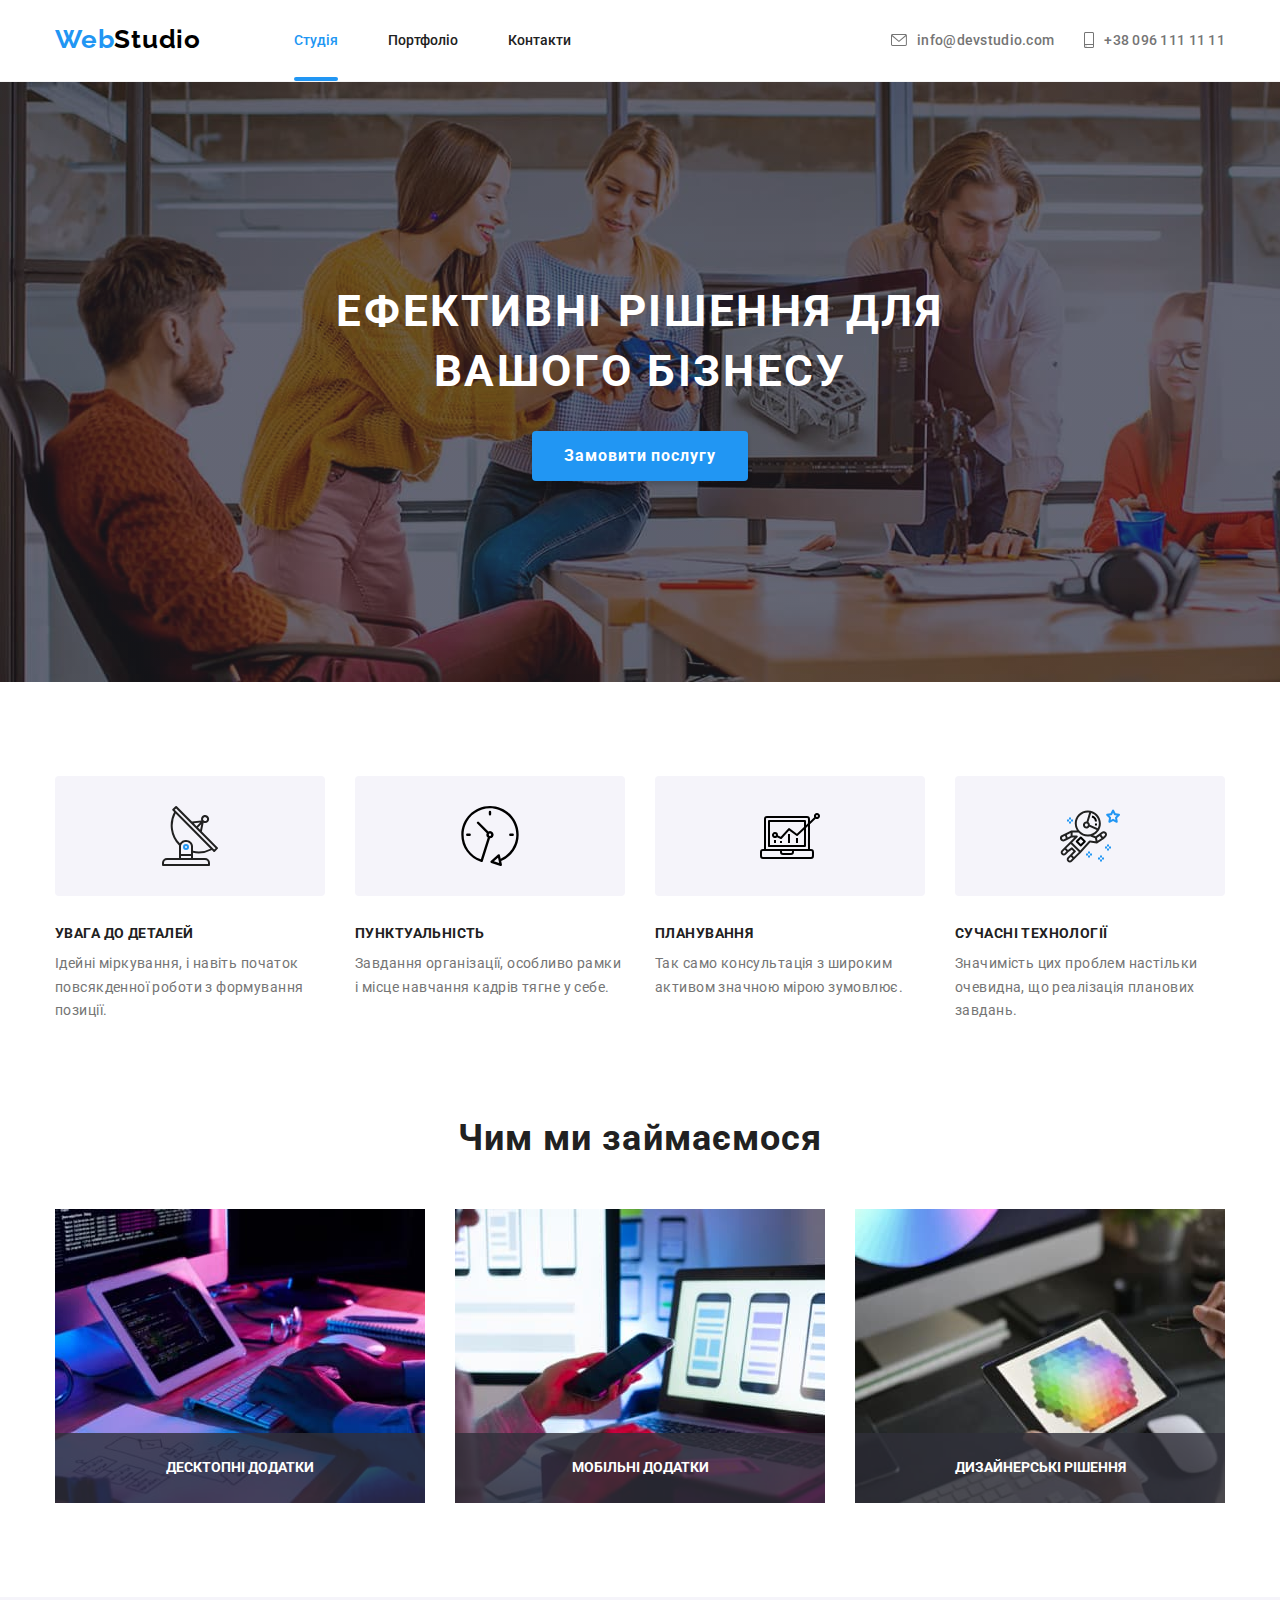
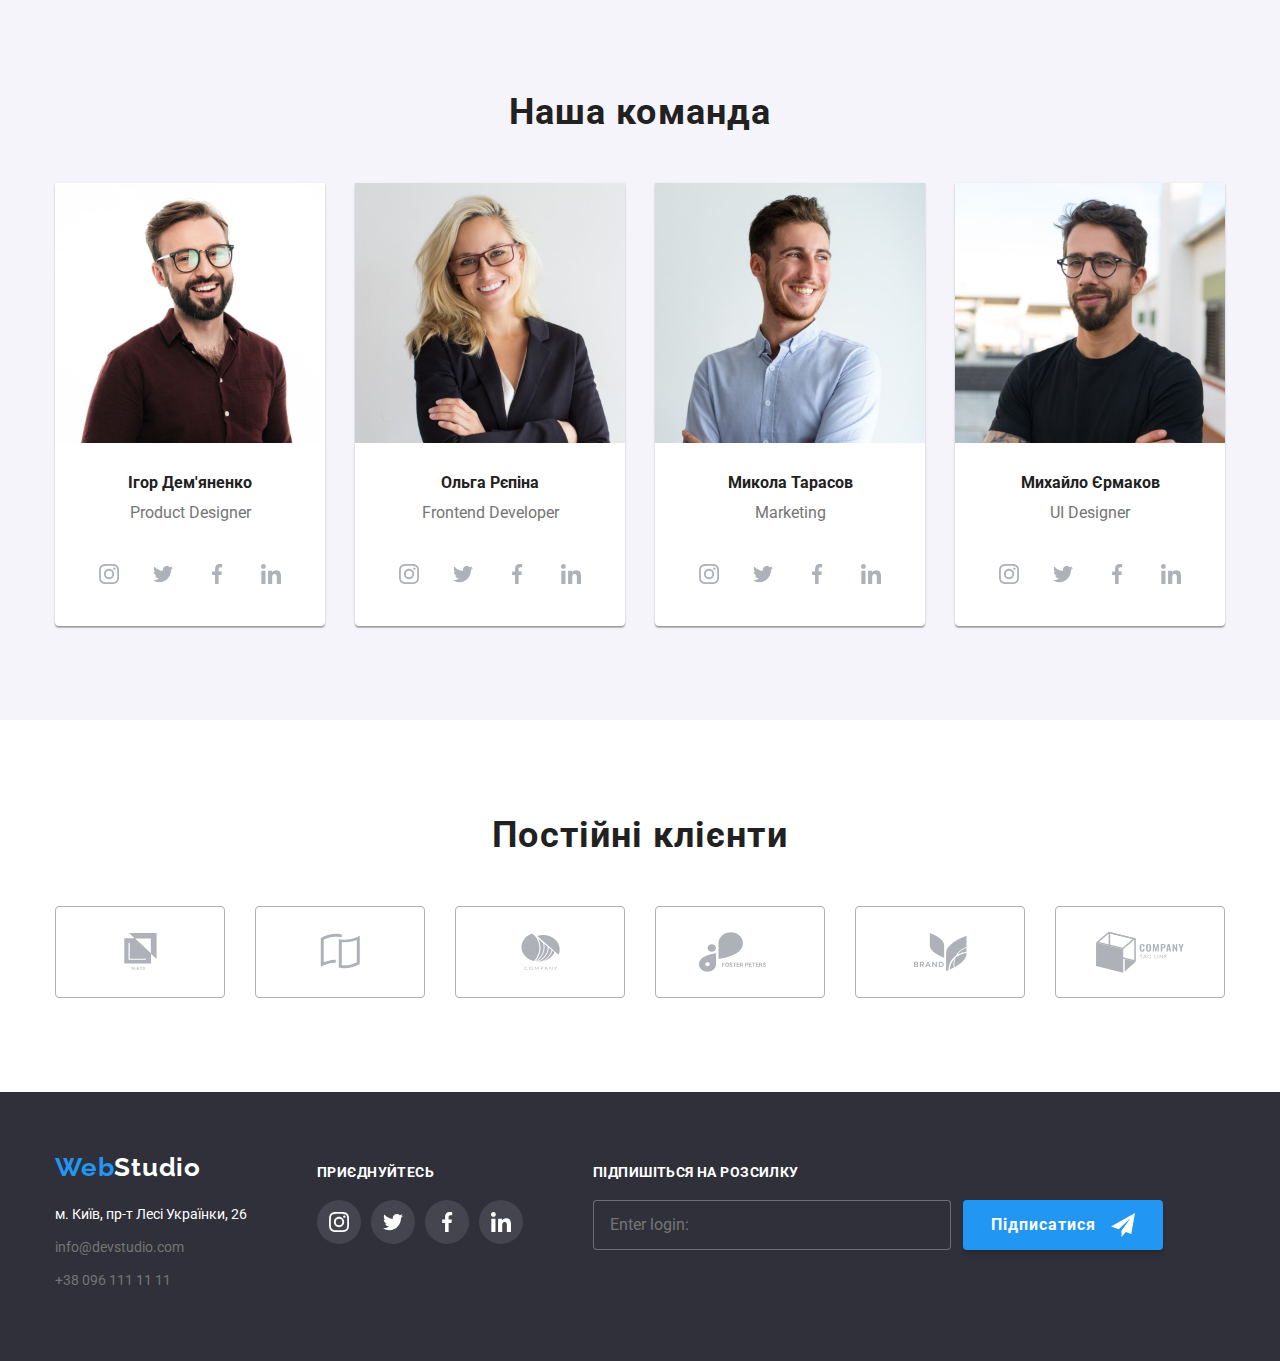
<file: index.html>
<!DOCTYPE html>
<html lang="en">
  <head>
    <meta charset="UTF-8" />
    <meta http-equiv="X-UA-Compatible" content="IE=edge" />
    <meta name="viewport" content="width=device-width, initial-scale=1.0" />
    <title>Document</title>
    <link
      href="https://fonts.googleapis.com/css2?family=Raleway:wght@700&family=Roboto:wght@400;500;700;900&display=swap"
      rel="stylesheet"
    />
    <link
      rel="stylesheet"
      href="https://cdnjs.cloudflare.com/ajax/libs/modern-normalize/1.1.0/modern-normalize.min.css"
    />
    <link rel="stylesheet" href="./css/styles.css" />
    <link rel="preconnect" href="https://fonts.googleapis.com" />
    <link rel="preconnect" href="https://fonts.gstatic.com" crossorigin />
  </head>
  <body>
    <header>
      <div class="container">
        <nav>
          <!-- Logo WebStudio -->
          <a class="logo" href="./index.html"><span class="web">Web</span>Studio</a>
          <ul class="site-nav list">
            <li>
              <a href="./index.html" class="link current">Студія</a>
            </li>
            <li>
              <a href="./portfolio.html" class="link">Портфоліо</a>
            </li>
            <li>
              <a href="" class="link">Контакти</a>
            </li>
          </ul>
        </nav>
        <ul class="site-contact list">
          <li>
            <a href="mailto:info@devstudio.com" class="link link-flex">
              <svg class="icon-mail" width="16" height="12">
                <use href="./images/icons.svg#icon-mail"></use>
              </svg>
              info@devstudio.com</a
            >
          </li>
          <li>
            <a href="tel:+380961111111" class="link link-flex">
              <svg class="icon-mail" width="10" height="16">
                <use href="./images/icons.svg#icon-smartphone"></use>
              </svg>
              +38 096 111 11 11
            </a>
          </li>
        </ul>
      </div>
    </header>
    <main>
      <section class="section section-hero">
        <div class="container">
          <h1 class="section-hero-title">
            Ефективні рішення для <br />
            вашого бізнесу
          </h1>
          <button type="button" class="btn" data-modal-open>Замовити послугу</button>
        </div>
      </section>
      <!-- секція якості -->
      <section class="section">
        <div class="container">
          <h2 class="visually-hidden">Якості</h2>
          <ul class="qualitys list">
            <li class="qualitis-box">
              <div class="icon-qualitys">
                <svg width="60" height="60">
                  <use href="./images/icons.svg#icon-antenna"></use>
                </svg>
              </div>
              <h3 class="quality">УВАГА ДО ДЕТАЛЕЙ</h3>
              <p class="quality-discription">
                Ідейні міркування, і навіть початок повсякденної роботи з формування позиції.
              </p>
            </li>
            <li class="qualitis-box">
              <div class="icon-qualitys">
                <svg width="60" height="60">
                  <use href="./images/icons.svg#icon-clock"></use>
                </svg>
              </div>
              <h3 class="quality">ПУНКТУАЛЬНІСТЬ</h3>
              <p class="quality-discription">
                Завдання організації, особливо рамки і місце навчання кадрів тягне у себе.
              </p>
            </li>
            <li class="qualitis-box">
              <div class="icon-qualitys">
                <svg width="60" height="60">
                  <use href="./images/icons.svg#icon-diagram"></use>
                </svg>
              </div>
              <h3 class="quality">ПЛАНУВАННЯ</h3>
              <p class="quality-discription">
                Так само консультація з широким активом значною мірою зумовлює.
              </p>
            </li>
            <li class="qualitis-box">
              <div class="icon-qualitys">
                <svg width="60" height="60">
                  <use href="./images/icons.svg#icon-astronaut"></use>
                </svg>
              </div>
              <h3 class="quality">СУЧАСНІ ТЕХНОЛОГІЇ</h3>
              <p class="quality-discription">
                Значимість цих проблем настільки очевидна, що реалізація планових завдань.
              </p>
            </li>
          </ul>
        </div>
      </section>
      <!-- секція чим ми займаємось -->
      <section class="section no-padding">
        <div class="container">
          <h2 class="work-heading">Чим ми займаємося</h2>
          <ul class="work-list list">
            <li class="photo">
              <img src="./images/box-1.jpg" alt="photo1" width="370" />
              <h3 class="photo-discr">Десктопні додатки</h3>
            </li>

            <li class="photo">
              <img src="./images/box-2.jpg" alt="photo2" width="370" />
              <h3 class="photo-discr">Мобільні додатки</h3>
            </li>

            <li class="photo">
              <img src="./images/box-3.jpg" alt="photo3" width="370" />
              <h3 class="photo-discr">Дизайнерські рішення</h3>
            </li>
          </ul>
        </div>
      </section>
      <!-- секція наша команда -->
      <section class="section section-team">
        <div class="container">
          <h2 class="team-heading">Наша команда</h2>
          <ul class="team-list list">
            <li class="item">
              <img src="./images/img-1.jpg" alt="face1" width="270" />
              <h3 class="face">Ігор Дем'яненко</h3>
              <p class="face-position">Product Designer</p>
              <ul class="social-links">
                <li>
                  <a class="full-icon" href="ukr.net">
                    <svg class="icon instagram" width="20" height="20">
                      <use href="./images/icons.svg#icon-instagram"></use>
                    </svg>
                  </a>
                </li>

                <li>
                  <a class="full-icon" href="ukr.net">
                    <svg class="icon twitter" width="20" height="20">
                      <use href="./images/icons.svg#icon-twitter"></use>
                    </svg>
                  </a>
                </li>
                <li>
                  <a class="full-icon" href="ukr.net">
                    <svg class="icon facebook" width="20" height="20">
                      <use href="./images/icons.svg#icon-facebook"></use>
                    </svg>
                  </a>
                </li>
                <li>
                  <a class="full-icon" href="ukr.net">
                    <svg class="icon linkedin" width="20" height="20">
                      <use href="./images/icons.svg#icon-linkedin"></use>
                    </svg>
                  </a>
                </li>
              </ul>
            </li>

            <li class="item">
              <img src="./images/img-2.jpg" alt="face2" width="270" />
              <h3 class="face">Ольга Рєпіна</h3>
              <p class="face-position">Frontend Developer</p>
              <ul class="social-links">
                <li>
                  <a class="full-icon" href="ukr.net">
                    <svg class="icon instagram" width="20" height="20">
                      <use href="./images/icons.svg#icon-instagram"></use>
                    </svg>
                  </a>
                </li>

                <li>
                  <a class="full-icon" href="ukr.net">
                    <svg class="icon twitter" width="20" height="20">
                      <use href="./images/icons.svg#icon-twitter"></use>
                    </svg>
                  </a>
                </li>
                <li>
                  <a class="full-icon" href="ukr.net">
                    <svg class="icon facebook" width="20" height="20">
                      <use href="./images/icons.svg#icon-facebook"></use>
                    </svg>
                  </a>
                </li>
                <li>
                  <a class="full-icon" href="ukr.net">
                    <svg class="icon linkedin" width="20" height="20">
                      <use href="./images/icons.svg#icon-linkedin"></use>
                    </svg>
                  </a>
                </li>
              </ul>
            </li>

            <li class="item">
              <img src="./images/img-3.jpg" alt="face3" width="270" />
              <h3 class="face">Микола Тарасов</h3>
              <p class="face-position">Marketing</p>
              <ul class="social-links">
                <li>
                  <a class="full-icon" href="ukr.net">
                    <svg class="icon instagram" width="20" height="20">
                      <use href="./images/icons.svg#icon-instagram"></use>
                    </svg>
                  </a>
                </li>

                <li>
                  <a class="full-icon" href="ukr.net">
                    <svg class="icon twitter" width="20" height="20">
                      <use href="./images/icons.svg#icon-twitter"></use>
                    </svg>
                  </a>
                </li>
                <li>
                  <a class="full-icon" href="ukr.net">
                    <svg class="icon facebook" width="20" height="20">
                      <use href="./images/icons.svg#icon-facebook"></use>
                    </svg>
                  </a>
                </li>
                <li>
                  <a class="full-icon" href="ukr.net">
                    <svg class="icon linkedin" width="20" height="20">
                      <use href="./images/icons.svg#icon-linkedin"></use>
                    </svg>
                  </a>
                </li>
              </ul>
            </li>

            <li class="item">
              <img src="./images/img-4.jpg" alt="face4" width="270" />
              <h3 class="face">Михайло Єрмаков</h3>
              <p class="face-position">UI Designer</p>
              <ul class="social-links">
                <li>
                  <a class="full-icon" href="ukr.net">
                    <svg class="icon instagram" width="20" height="20">
                      <use href="./images/icons.svg#icon-instagram"></use>
                    </svg>
                  </a>
                </li>

                <li>
                  <a class="full-icon" href="ukr.net">
                    <svg class="icon twitter" width="20" height="20">
                      <use href="./images/icons.svg#icon-twitter"></use>
                    </svg>
                  </a>
                </li>
                <li>
                  <a class="full-icon" href="ukr.net">
                    <svg class="icon facebook" width="20" height="20">
                      <use href="./images/icons.svg#icon-facebook"></use>
                    </svg>
                  </a>
                </li>
                <li>
                  <a class="full-icon" href="ukr.net">
                    <svg class="icon linkedin" width="20" height="20">
                      <use href="./images/icons.svg#icon-linkedin"></use>
                    </svg>
                  </a>
                </li>
              </ul>
            </li>
          </ul>
        </div>
      </section>
      <!-- постйні клієнти -->
      <section class="section">
        <div class="container">
          <h2 class="work-heading">Постійні клієнти</h2>
          <ul class="clients-list">
            <li>
              <a href="ukr.net" class="client-rect">
                <svg class="client-link" width="41" height="37">
                  <use href="./images/icons.svg#icon-union1"></use>
                </svg>
              </a>
            </li>
            <li>
              <a href="ukr.net" class="client-rect">
                <svg class="client-link" width="41" height="37">
                  <use href="./images/icons.svg#icon-union2"></use>
                </svg>
              </a>
            </li>
            <li>
              <a href="ukr.net" class="client-rect">
                <svg class="client-link" width="41" height="37">
                  <use href="./images/icons.svg#icon-union3"></use>
                </svg>
              </a>
            </li>
            <li>
              <a href="ukr.net" class="client-rect">
                <svg class="client-link" width="83" height="42">
                  <use href="./images/icons.svg#icon-union4"></use>
                </svg>
              </a>
            </li>

            <li>
              <a href="ukr.net" class="client-rect">
                <svg class="client-link" width="53" height="42">
                  <use href="./images/icons.svg#icon-union5"></use>
                </svg>
              </a>
            </li>
            <li>
              <a href="ukr.net" class="client-rect">
                <svg class="client-link" width="90" height="42">
                  <use href="./images/icons.svg#icon-union6"></use>
                </svg>
              </a>
            </li>
          </ul>
        </div>
      </section>
    </main>
    <footer class="footer">
      <div class="container">
        <div class="footer-flex">
          <div>
            <a class="logo-footer" href="./index.html"><span class="web">Web</span>Studio</a>
            <address>
              <ul class="footer-contact-list list">
                <li>
                  <a
                    href="https://goo.gl/maps/wnvqUWQiThSLJ8tp9"
                    class="footer-contact-map"
                    target="_blank"
                    rel="noreferrer noopener nofollow"
                    >м. Київ, пр-т Лесі Українки, 26</a
                  >
                </li>
                <li>
                  <a href="mailto:info@devstudio.com" class="footer-contact-mailtel"
                    >info@devstudio.com</a
                  >
                </li>
                <li>
                  <a href="tel:+380961111111" class="footer-contact-mailtel nopadding"
                    >+38 096 111 11 11</a
                  >
                </li>
              </ul>
            </address>
          </div>
          <div class="footer-logo">
            <h3 class="footer-heading">ПРИЄДНУЙТЕСЬ</h3>
            <ul class="social-links footer-links">
              <li>
                <a class="full-iconf" href="ukr.net">
                  <svg class="icon instagram" width="20" height="20">
                    <use href="./images/icons.svg#icon-instagram"></use>
                  </svg>
                </a>
              </li>

              <li>
                <a class="full-iconf" href="ukr.net">
                  <svg class="icon twitter" width="20" height="20">
                    <use href="./images/icons.svg#icon-twitter"></use>
                  </svg>
                </a>
              </li>
              <li>
                <a class="full-iconf" href="ukr.net">
                  <svg class="icon facebook" width="20" height="20">
                    <use href="./images/icons.svg#icon-facebook"></use>
                  </svg>
                </a>
              </li>
              <li>
                <a class="full-iconf" href="ukr.net">
                  <svg class="icon linkedin" width="20" height="20">
                    <use href="./images/icons.svg#icon-linkedin"></use>
                  </svg>
                </a>
              </li>
            </ul>
          </div>
          <div class="footer-logo">
            <h3 class="footer-heading">ПІДПИШІТЬСЯ НА РОЗСИЛКУ</h3>
            <div class="enter-login">
              <input type="text" name="login" placeholder="Enter login:" />
              <button type="submit" class="btn-footer">
                Підписатися
                <svg class="footer-icon">
                  <use href="./images/icons.svg#icon-icon-send"></use>
                </svg>
              </button>
            </div>
          </div>
        </div>
      </div>
    </footer>
    <div class="backdrop is-hidden" data-modal>
      <div class="modal">
        <button class="button-modal" data-modal-close>
          <svg height="30" width="30">
            <use href="./images/icons.svg#icon-close"></use>
          </svg>
        </button>

        <form class="form">
          <h3>Залиште свої дані, ми вам передзвонимо</h3>

          <label class="form-field">
            <span class="form-name">Ім'я</span>
            <input class="input-form" type="text" name="username" />
            <svg class="icon-input">
              <use href="./images/icons.svg#icon-person"></use>
            </svg>
          </label>

          <label class="form-field">
            <span class="form-name">Телефон</span>
            <input class="input-form" type="tel" name="phone-number" minlength="5" maxlength="12" />
            <svg class="icon-input">
              <use href="./images/icons.svg#icon-phone"></use>
            </svg>
          </label>

          <label class="form-field">
            <span class="form-name">Пошта</span>
            <input class="input-form" type="text" name="email" minlength="5" maxlength="120" />
            <svg class="icon-input">
              <use href="./images/icons.svg#icon-email"></use>
            </svg>
          </label>

          <label>
            <span class="form-name">Коментар</span>
            <textarea name="feedback" rows="5" placeholder="Введіть текст"></textarea>
          </label>
          <label class="box">
            <input class="custom-input hidden" type="checkbox" name="email" />
            
            <span class="check-box"></span>
            
            
               <svg class="box-vector" >
                <use href="./images/icons.svg#icon-Vectorwhite"> </use>
              </svg>
                
              
            
            <span class="lable-name"> Погоджуюся з розсилкою та приймаю </span>
            <a href="ukr.net" class="contract">Умови договору</a>
          </label>

          <button class="form-button" type="submit">Відправити</button>
        </form>
      </div>
    </div>
    <script src="./js/modal.js"></script>
  </body>
</html>
</file>
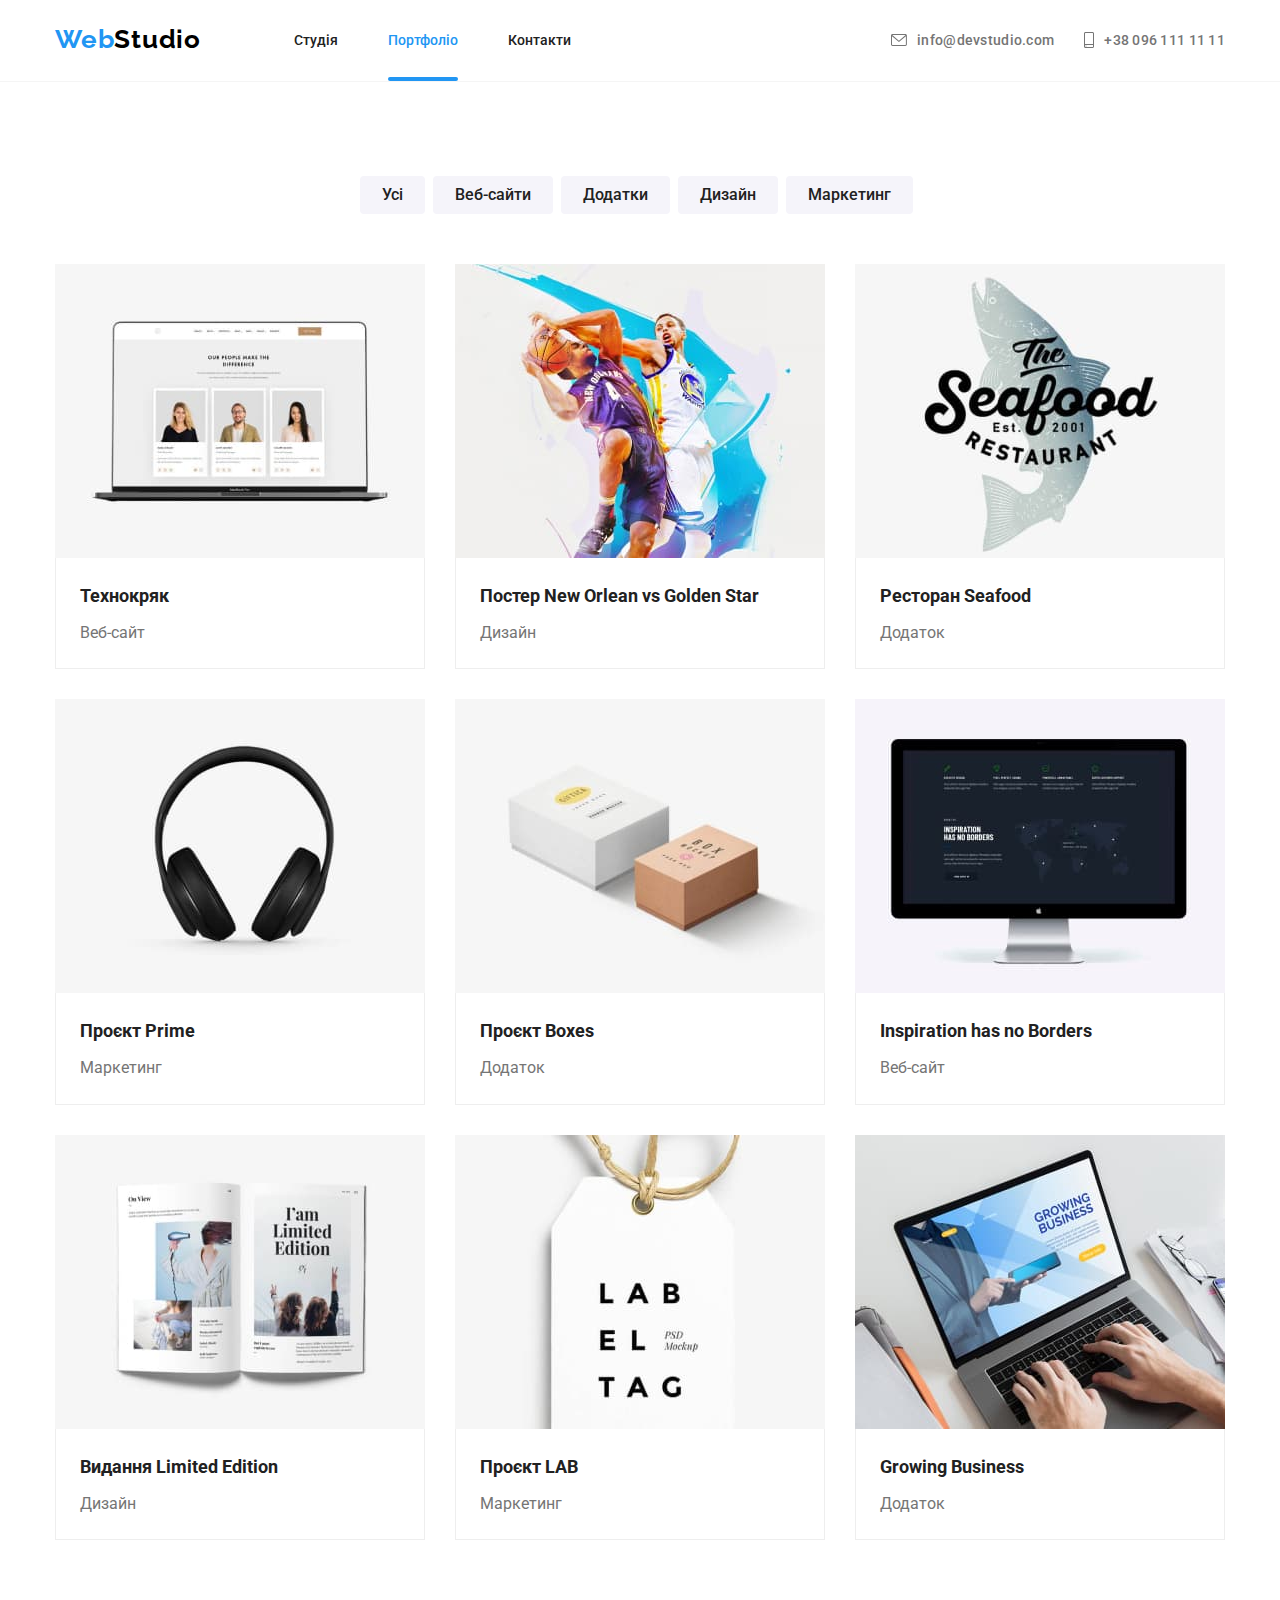
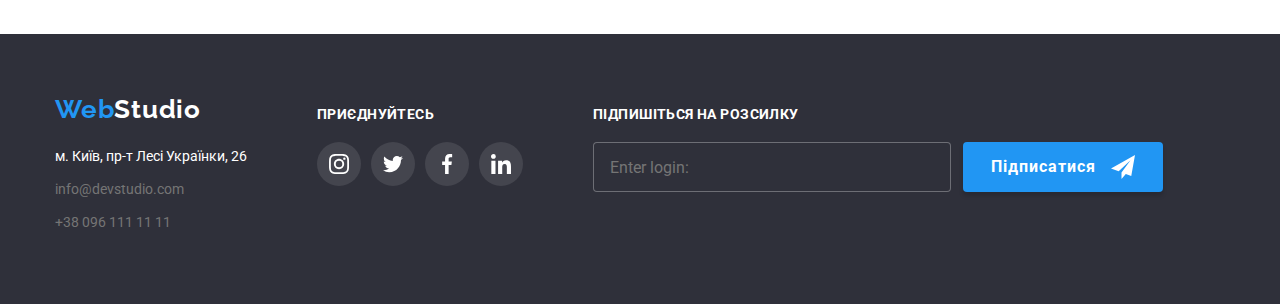
<file: portfolio.html>
<!DOCTYPE html>
<html lang="en">
  <head>
    <meta charset="UTF-8" />
    <meta http-equiv="X-UA-Compatible" content="IE=edge" />
    <meta name="viewport" content="width=device-width, initial-scale=1.0" />
    <title>Document</title>
    <link
      href="https://fonts.googleapis.com/css2?family=Raleway:wght@700&family=Roboto:wght@400;500;700;900&display=swap"
      rel="stylesheet"
    />
    <link
      rel="stylesheet"
      href="https://cdnjs.cloudflare.com/ajax/libs/modern-normalize/1.1.0/modern-normalize.min.css"
    />
    <link rel="stylesheet" href="./css/styles.css" />
    <link rel="preconnect" href="https://fonts.googleapis.com" />
    <link rel="preconnect" href="https://fonts.gstatic.com" crossorigin />
  </head>

  <body>
    <header>
      <div class="container">
        <nav>
          <!-- Logo WebStudio -->
          <a class="logo" href="./index.html"><span class="web">Web</span>Studio</a>
          <ul class="site-nav list">
            <li><a href="./index.html" class="link">Студія</a></li>
            <li><a href="./portfolio.html" class="link current">Портфоліо</a></li>
            <li><a href="" class="link">Контакти</a></li>
          </ul>
        </nav>
        <ul class="site-contact list">
          <li>
            <a href="mailto:info@devstudio.com" class="link link-flex">
              <svg class="icon-mail" width="16" height="12">
                <use href="./images/icons.svg#icon-mail"></use>
              </svg>
              info@devstudio.com</a
            >
          </li>
          <li>
            <a href="tel:+380961111111" class="link link-flex">
              <svg class="icon-mail" width="10" height="16">
                <use href="./images/icons.svg#icon-smartphone"></use>
              </svg>
              +38 096 111 11 11
            </a>
          </li>
        </ul>
      </div>
    </header>
    <main>
      <h1 class="visually-hidden">Portfolio Section</h1>
      <section class="section">
        <div class="container">
          <ul class="btn-portfolio-list list">
            <li><button type="button" class="btn-portfolio">Усі</button></li>
            <li><button type="button" class="btn-portfolio">Веб-сайти</button></li>
            <li><button type="button" class="btn-portfolio">Додатки</button></li>
            <li><button type="button" class="btn-portfolio">Дизайн</button></li>
            <li><button type="button" class="btn-portfolio">Маркетинг</button></li>
          </ul>
          <ul class="projects list">
            <li class="item">
              <div class="portfolio-hover">
                <div class="image-port">
                  <img src="./images/portfolio/img.jpg" alt="portfolio-photo-1" width="370" />
                  <a href="ukr.net" class="image-overlay"
                    >Ресурс пропонує комплексні пропозиції з різним рівнем функціоналу та сервісів.
                    Все це дозволить відвідувачу отримати вичерпні відомості про компанію чи
                    приватну особу.
                  </a>
                </div>

                <div class="item-description">
                  <h3 class="item-name">Технокряк</h3>
                  <p class="item-typename">Веб-сайт</p>
                </div>
              </div>
            </li>
            <li class="item">
              <div class="portfolio-hover">
                <div class="image-port">
                  <img src="./images/portfolio/img-1.jpg" alt="portfolio-photo-1" width="370" />
                  <a href="ukr.net" class="image-overlay"
                    >Ресурс пропонує комплексні пропозиції з різним рівнем функціоналу та сервісів.
                    Все це дозволить відвідувачу отримати вичерпні відомості про компанію чи
                    приватну особу.
                  </a>
                </div>

                <div class="item-description">
                  <h3 class="item-name">Постер New Orlean vs Golden Star</h3>
                  <p class="item-typename">Дизайн</p>
                </div>
              </div>
            </li>
            <li class="item">
              <div class="portfolio-hover">
                <div class="image-port">
                  <img src="./images/portfolio/img-2.jpg" alt="portfolio-photo-1" width="370" />
                  <a href="ukr.net" class="image-overlay"
                    >Ресурс пропонує комплексні пропозиції з різним рівнем функціоналу та сервісів.
                    Все це дозволить відвідувачу отримати вичерпні відомості про компанію чи
                    приватну особу.
                  </a>
                </div>
                <div class="item-description">
                  <h3 class="item-name">Ресторан Seafood</h3>
                  <p class="item-typename">Додаток</p>
                </div>
              </div>
            </li>
            <li class="item">
              <div class="portfolio-hover">
                <div class="image-port">
                  <img src="./images/portfolio/img-3.jpg" alt="portfolio-photo-1" width="370" />
                  <a href="ukr.net" class="image-overlay"
                    >Ресурс пропонує комплексні пропозиції з різним рівнем функціоналу та сервісів.
                    Все це дозволить відвідувачу отримати вичерпні відомості про компанію чи
                    приватну особу.
                  </a>
                </div>
                <div class="item-description">
                  <h3 class="item-name">Проєкт Prime</h3>
                  <p class="item-typename">Маркетинг</p>
                </div>
              </div>
            </li>
            <li class="item">
              <div class="portfolio-hover">
                <div class="image-port">
                  <img src="./images/portfolio/img-4.jpg" alt="portfolio-photo-1" width="370" />
                  <a href="ukr.net" class="image-overlay"
                    >Ресурс пропонує комплексні пропозиції з різним рівнем функціоналу та сервісів.
                    Все це дозволить відвідувачу отримати вичерпні відомості про компанію чи
                    приватну особу.
                  </a>
                </div>
                <div class="item-description">
                  <h3 class="item-name">Проєкт Boxes</h3>
                  <p class="item-typename">Додаток</p>
                </div>
              </div>
            </li>
            <li class="item">
              <div class="portfolio-hover">
                <div class="image-port">
                  <img src="./images/portfolio/img-5.jpg" alt="portfolio-photo-1" width="370" />
                  <a href="ukr.net" class="image-overlay"
                    >Ресурс пропонує комплексні пропозиції з різним рівнем функціоналу та сервісів.
                    Все це дозволить відвідувачу отримати вичерпні відомості про компанію чи
                    приватну особу.
                  </a>
                </div>
                <div class="item-description">
                  <h3 class="item-name">Inspiration has no Borders</h3>
                  <p class="item-typename">Веб-сайт</p>
                </div>
              </div>
            </li>
            <li class="item">
              <div class="portfolio-hover">
                <div class="image-port">
                  <img src="./images/portfolio/img-6.jpg" alt="portfolio-photo-1" width="370" />
                  <a href="ukr.net" class="image-overlay"
                    >Ресурс пропонує комплексні пропозиції з різним рівнем функціоналу та сервісів.
                    Все це дозволить відвідувачу отримати вичерпні відомості про компанію чи
                    приватну особу.
                  </a>
                </div>
                <div class="item-description">
                  <h3 class="item-name">Видання Limited Edition</h3>
                  <p class="item-typename">Дизайн</p>
                </div>
              </div>
            </li>
            <li class="item">
              <div class="portfolio-hover">
                <div class="image-port">
                  <img src="./images/portfolio/img-7.jpg" alt="portfolio-photo-1" width="370" />
                  <a href="ukr.net" class="image-overlay"
                    >Ресурс пропонує комплексні пропозиції з різним рівнем функціоналу та сервісів.
                    Все це дозволить відвідувачу отримати вичерпні відомості про компанію чи
                    приватну особу.
                  </a>
                </div>
                <div class="item-description">
                  <h3 class="item-name">Проєкт LAB</h3>
                  <p class="item-typename">Маркетинг</p>
                </div>
              </div>
            </li>
            <li class="item">
              <div class="portfolio-hover">
                <div class="image-port">
                  <img src="./images/portfolio/img-8.jpg" alt="portfolio-photo-1" width="370" />
                  <a href="ukr.net" class="image-overlay"
                    >Ресурс пропонує комплексні пропозиції з різним рівнем функціоналу та сервісів.
                    Все це дозволить відвідувачу отримати вичерпні відомості про компанію чи
                    приватну особу.
                  </a>
                </div>
                <div class="item-description">
                  <h3 class="item-name">Growing Business</h3>
                  <p class="item-typename">Додаток</p>
                </div>
              </div>
            </li>
          </ul>
        </div>
      </section>
    </main>

    <footer class="footer">
      <div class="container">
        <div class="footer-flex">
          <div>
            <a class="logo-footer" href="./index.html"><span class="web">Web</span>Studio</a>
            <address>
              <ul class="footer-contact-list list">
                <li>
                  <a
                    href="https://goo.gl/maps/wnvqUWQiThSLJ8tp9"
                    class="footer-contact-map"
                    target="_blank"
                    rel="noreferrer noopener nofollow"
                    >м. Київ, пр-т Лесі Українки, 26</a
                  >
                </li>
                <li>
                  <a href="mailto:info@devstudio.com" class="footer-contact-mailtel"
                    >info@devstudio.com</a
                  >
                </li>
                <li>
                  <a href="tel:+380961111111" class="footer-contact-mailtel nopadding"
                    >+38 096 111 11 11</a
                  >
                </li>
              </ul>
            </address>
          </div>
          <div class="footer-logo">
            <h3 class="footer-heading">ПРИЄДНУЙТЕСЬ</h3>
            <ul class="social-links footer-links">
              <li>
                <a class="full-iconf" href="ukr.net">
                  <svg class="icon instagram" width="20" height="20">
                    <use href="./images/icons.svg#icon-instagram"></use>
                  </svg>
                </a>
              </li>

              <li>
                <a class="full-iconf" href="ukr.net">
                  <svg class="icon twitter" width="20" height="20">
                    <use href="./images/icons.svg#icon-twitter"></use>
                  </svg>
                </a>
              </li>
              <li>
                <a class="full-iconf" href="ukr.net">
                  <svg class="icon facebook" width="20" height="20">
                    <use href="./images/icons.svg#icon-facebook"></use>
                  </svg>
                </a>
              </li>
              <li>
                <a class="full-iconf" href="ukr.net">
                  <svg class="icon linkedin" width="20" height="20">
                    <use href="./images/icons.svg#icon-linkedin"></use>
                  </svg>
                </a>
              </li>
            </ul>
          </div>
          <div class="footer-logo">
            <h3 class="footer-heading">ПІДПИШІТЬСЯ НА РОЗСИЛКУ</h3>
            <div class="enter-login">
              <input type="text" name="login" placeholder="Enter login:" />
              <button class="btn-footer">
                Підписатися
                <svg class="footer-icon">
                  <use href="./images/icons.svg#icon-icon-send"></use>
                </svg>
              </button>
            </div>
          </div>
        </div>
      </div>
    </footer>
  </body>
</html>
</file>
<file: css/styles.css>
:root {
  --primary-text-color: #212121;
  --secondary-text-color: #757575;
  --primari-background-color: #ffffff;
  --accent-color: #2196f3;
}
header {
  border-bottom: 1px solid #f5f5f5;
}

body {
  color: var(--primary-text-color);
  background-color: var(--primari-background-color);
  font-family: 'Roboto', sans-serif;
}
h1,
h2,
h3,
p,
ul {
  margin-top: 0;
  margin-bottom: 0;
  padding-inline-start: 0;
}


button{
  border: hidden;
}
img {
  display: block;
  min-width: 100%;
}

.site-nav .link.current {
  color: var(--accent-color);
  display: block;
  position: relative;
}
.site-nav .link.current::after {
  background: var(--accent-color);
  content: '';
  display: block;
  position: absolute;
  margin-top: 29px;
  border-radius: 2px;
  width: 100%;
  height: 4px;

  background: #2196f3;
  border-radius: 2px;
}

.logo {
  font-family: 'Raleway';
  font-weight: 700;
  font-size: 26px;
  line-height: 1.2;
  color: #000000;
  letter-spacing: 0.03em;

  text-decoration: none;
  padding-top: 24px;
}
.logo-footer {
  font-family: 'Raleway';
  font-weight: 700;
  font-size: 26px;
  line-height: 1.2;
  color: #ffffff;
  letter-spacing: 0.03em;
  text-decoration: none;
  display: inline-block;
  padding-top: 60px;
  margin-bottom: 20px;
}
.list {
  list-style: none;
}

.web {
  color: var(--accent-color);
}
.section {
  padding-top: 94px;
  padding-bottom: 94px;
}
.container {
  width: 1200px;
  /* outline: 2px solid tomato; */
  margin-left: auto;
  margin-right: auto;
  padding-left: 15px;
  padding-right: 15px;
}
.section.no-padding {
  padding-top: 0;
}

.site-nav {
  font-weight: 500;
  font-size: 14px;
  line-height: 1.15;
  color: var(--primary-text-color);
  display: flex;
  padding-top: 32px;
  padding-bottom: 32px;
  margin-left: 93px;
}
.icon-qualitys {
  height: 120px;
  width: 270px;
  background-color: #f5f4fa;
  border-radius: 4px;
  margin-bottom: 30px;
  display: flex;
  align-items: center;
  justify-content: center;
}

.link {
  color: var(--primary-text-color);
  text-decoration: none;
}

header .container {
  display: flex;
  align-items: center;
}
header nav {
  display: flex;
}

.site-contact {
  font-weight: 500;
  font-size: 14px;
  line-height: 1.2;

  text-decoration: none;
  display: flex;
  padding-top: 32px;
  padding-bottom: 32px;
  margin-left: auto;
}
.site-contact .link {
  margin-left: 30px;
  color: var(--secondary-text-color);
  letter-spacing: 0.02em;
}
.icon-mail {
  margin-right: 10px;
  fill: currentColor;
}
.icon-mail:hover {
  fill: var(--accent-color);
}

.site-nav .link {
  margin-right: 50px;
  transition-property: color;
  transition-duration: 250ms;
  transition-timing-function: cubic-bezier(0.4, 0, 0.2, 1);
}

.site-nav .link:hover,
.site-nav .link:focus {
  color: var(--accent-color);
}

.site-contact .link:hover,
.site-contact .link:focus {
  color: var(--accent-color);
}
.link-flex {
  display: flex;
  align-items: center;
  transition-property: color;
  transition-duration: 250ms;
  transition-timing-function: cubic-bezier(0.4, 0, 0.2, 1);
}
.link-flex:hover {
  color: var(--accent-color);
}
.section-hero {
  background-image: linear-gradient(to right, rgba(47, 48, 58, 0.4), rgba(47, 48, 58, 0.4)),
    url(../images/bgi-hero-opt.jpg);
  padding-bottom: 200px;
  max-width: 1600px;
  height: 600px;
  margin-left: auto;
  margin-right: auto;
}
.section-hero-title {
  font-size: 44px;
  line-height: 1.36;
  text-align: center;
  letter-spacing: 0.06em;
  text-transform: uppercase;
  color: var(--primari-background-color);
  padding-top: 106px;
  padding-bottom: 30px;
  letter-spacing: 0.06em;
}

.btn {
  font-weight: 700;
  font-size: 16px;
  line-height: 1.9;
  min-width: 216px;
  min-height: 50px;
  letter-spacing: 0.06em;

  box-shadow: 0px 4px 4px rgba(0, 0, 0, 0.15);
  align-items: center;
  text-align: center;
  letter-spacing: 0.06em;
  color: #ffffff;
  background-color: var(--accent-color);
  cursor: pointer;
  border-radius: 4px;
  margin: 0 auto;
  display: block;
}
.btn-portfolio-list {
  display: flex;
  margin-bottom: 50px;

  justify-content: center;
}

.btn-portfolio-list .btn-portfolio {
  margin-right: 8px;
  min-height: 38px;
  padding-right: 22px;
  padding-left: 22px;
}

/* портфоліо */
.projects {
  display: flex;
  flex-wrap: wrap;
  gap: 30px;
  padding: 0;
}
.projects .item {
  flex-basis: calc((100% - 60px) / 3);
  padding: 0;
}
.item-description {
  border-bottom: 1px solid #eeeeee;
  border-right: 1px solid #eeeeee;
  border-left: 1px solid #eeeeee;
  padding-left: 24px;
  padding-right: 24px;
}
.item-name {
  font-weight: 700;
  font-size: 18px;
  line-height: 2;

  padding-top: 20px;
  margin-bottom: 4px;
}
.item-typename {
  margin-bottom: 20px;
  color: var(--secondary-text-color);
  font-style: normal;
  font-weight: 400;
  font-size: 16px;
  line-height: 1.9;
}
.portfolio-hover:hover {
  box-shadow: 0px 1px 1px rgba(0, 0, 0, 0.12), 0px 4px 4px rgba(0, 0, 0, 0.06),
    1px 4px 6px rgba(0, 0, 0, 0.16);
}

.btn-portfolio {
  font-weight: 500;
  font-size: 16px;
  line-height: 1.6;
  color: #212121;
  min-height: 25px;
  background-color: #f5f4fa;
  cursor: pointer;
  border-radius: 4px;
  border: 0;

  transition: color 250ms cubic-bezier(0.4, 0, 0.2, 1),
    background-color 250ms cubic-bezier(0.4, 0, 0.2, 1),
    box-shadow 250ms cubic-bezier(0.4, 0, 0.2, 1);
}

.btn-portfolio:hover,
.btn-portfolio:focus {
  color: #ffffff;
  background-color: var(--accent-color);
  box-shadow: 0px 3px 1px rgba(0, 0, 0, 0.1), 0px 1px 2px rgba(0, 0, 0, 0.08),
    0px 2px 2px rgba(0, 0, 0, 0.12);
}
.visually-hidden {
  position: absolute;
  clip: rect(0 0 0 0);
  width: 1px;
  height: 1px;
  margin: -1px;
}

.image-port {
  position: relative;
  display: flex;
  overflow: hidden;
}

.image-overlay {
  position: absolute;
  top: 0;
  width: 100%;
  height: 100%;
  padding: 63px 24px;
  background: rgba(33, 150, 243, 0.9);
  color: white;
  font-weight: 400;
  font-size: 18px;
  line-height: 28px;
  letter-spacing: 0.03em;
  color: #ffffff;
  text-decoration: none;

  opacity: 0;
  transform: translateY(100%);
  transition: transform 250ms cubic-bezier(0.4, 0, 0.2, 1);
  /* overflow: hidden; */
}

.portfolio-hover:hover .image-overlay,
.image-overlay:focus {
  opacity: 1;
  transform: translateY(0);
}

/* якості */
.quality {
  font-weight: 700;
  font-size: 14px;
  line-height: 1.14;
  letter-spacing: 0.03em;
  text-transform: uppercase;
  color: var(--primary-text-color);
  margin-bottom: 10px;
}

.qualitys .item {
  min-width: 270px;
  margin-right: 30px;
}

.qualitys {
  display: flex;
  gap: 30px;
}

.quality-discription {
  font-family: 'Roboto';
  font-size: 14px;
  line-height: 1.7;
  letter-spacing: 0.03em;
  color: var(--secondary-text-color);
}
/* }чи ми займаємось */

.work-list {
  display: flex;
}
.work-list .photo {
  margin-right: 30px;
}
.work-list .photo:nth-child(3) {
  margin-right: 0;
}
/* наша команда */
.team-list {
  display: flex;
  margin: auto;
}
.team-list .item {
  margin-right: 30px;
  box-shadow: 0px 1px 3px rgba(0, 0, 0, 0.12), 0px 1px 1px rgba(0, 0, 0, 0.14),
    0px 2px 1px rgba(0, 0, 0, 0.2);
  background-color: #ffffff;
  border-radius: 0px 0px 4px 4px;
}
.team-list .item:nth-child(4n) {
  margin-right: 0;
}

.social-links {
  display: flex;
  padding: 0;
  margin: 0;
  list-style: none;
  gap: 10px;
  padding-left: 32px;
  padding-bottom: 30px;
}

.full-icon {
  height: 44px;
  width: 44px;
  padding: 12px;
  display: block;
  border-radius: 50%;
  background-color: #ffffff;
  fill: #afb1b8;

  transition: background-color 250ms cubic-bezier(0.4, 0, 0.2, 1),
    fill 250ms cubic-bezier(0.4, 0, 0.2, 1);
}

.full-icon:hover,
.full-icon:focus {
  background-color: var(--accent-color);
  fill: #f5f4fa;
}

.work-heading,
.team-heading {
  font-weight: 700;
  font-size: 36px;
  line-height: 1.17;
  letter-spacing: 0.03em;
  color: var(--primary-text-color);
  text-align: center;
  margin-bottom: 50px;
}

.photo-discr {
  position: absolute;

  width: 100%;
  height: 70px;
  bottom: 0;
  display: flex;
  justify-content: center;
  align-items: center;
  background: rgba(47, 48, 58, 0.8);
  font-weight: 700;
  font-size: 14px;
  line-height: 1.14;

  text-transform: uppercase;
  color: #ffffff;
}
.photo {
  position: relative;
}

/* секція команда */
.section-team {
  background-color: #f5f4fa;
}

.face {
  font-size: 16px;
  line-height: 1.2;
  color: var(--primary-text-color);
  text-align: center;
  padding-top: 30px;
  margin-bottom: 10px;
}
.face-position {
  font-size: 16px;
  line-height: 1.2;
  color: var(--secondary-text-color);
  text-align: center;
  margin-bottom: 30px;
}

.clients-list {
  display: flex;
  gap: 30px;
  list-style: none;
}

.client-rect {
  width: 170px;
  height: 92px;
  display: flex;
  align-items: center;
  justify-content: center;
  border: 1px solid #afb1b8;
  border-radius: 4px;
  color: #afb1b8;

  transition: color 250ms cubic-bezier(0.4, 0, 0.2, 1),
    border-color 250ms cubic-bezier(0.4, 0, 0.2, 1);
}

.client-link {
  fill: currentColor;
}
.client-rect:hover,
.client-rect:focus {
  border-color: #2196f3;
  color: #2196f3;
}

.footer {
  background-color: #2f303a;
  padding-bottom: 60px;
}
/* зкидання left padding для ul у футері */
.footer-contact-list.list {
  padding-left: 0px;
}

.footer-contact-map {
  font-style: normal;
  font-size: 14px;
  line-height: 1.7;
  text-decoration: none;
  color: #ffffff;
  margin-bottom: 9px;
  display: inline-block;

  transition: color 250ms cubic-bezier(0.4, 0, 0.2, 1);
}
.footer-contact-mailtel {
  font-style: normal;
  font-size: 14px;
  /* line-height: 1.7; */
  line-height: 1.7;
  text-decoration: none;
  color: var(--secondary-text-color);
  margin-bottom: 9px;
  display: inline-block;
  transition: color 250ms cubic-bezier(0.4, 0, 0.2, 1);
}
.footer-contact-mailtel.nopadding {
  padding-bottom: 0px;
}
.footer-contact-map:hover,
.footer-contact-mailtel:hover,
.footer-contact-map:focus,
.footer-contact-mailtel:focus {
  color: var(--accent-color);
}
.footer-flex {
  display: flex;
}
.footer-logo {
  padding-top: 72px;
  margin-left: 70px;
}
.footer-links {
  padding: 0;
  margin-top: 20px;
}
.full-iconf {
  height: 44px;
  width: 44px;
  padding: 12px;
  display: block;
  border-radius: 50%;
  background: rgba(255, 255, 255, 0.1);

  transition: background 250ms cubic-bezier(0.4, 0, 0.2, 1);
}

.full-iconf:hover,
.full-iconf:focus {
  background: var(--accent-color);
}

.full-iconf .icon {
  fill: #ffffff;
}
.footer-heading {
  font-weight: 700;
  font-size: 14px;
  line-height: 1.15;
  letter-spacing: 0.03em;
  color: #ffffff;
}

.backdrop {
  position: fixed;
  top: 0;
  left: 0;
  width: 100%;
  height: 100%;
  background: rgba(0, 0, 0, 0.2);
  opacity: 1;

  transition: opacity 250ms cubic-bezier(0.4, 0, 0.2, 1);
}

.backdrop.is-hidden {
  opacity: 0;
  pointer-events: none;
 
  
}

.backdrop.is-hidden .modal {
  transform: scale(0.8);
}
.modal {
  position: absolute;
  top: 50%;
  left: 50%;
  transform: translate(-50%, -50%) scale(1);
  height: 581px;
  width: 528px;
  background-color: #ffffff;
  box-shadow: 0px 1px 3px rgba(0, 0, 0, 0.12), 0px 1px 1px rgba(0, 0, 0, 0.14),
    0px 2px 1px rgba(0, 0, 0, 0.2);
  border-radius: 4px;
  transition: transform 250ms cubic-bezier(0.4, 0, 0.2, 1);
}

.button-modal {
  position: absolute;
  top: 0;
  right: 0;
  height: 30px;
  width: 30px;
  display: flex;
  padding: 0;
  border-radius: 50%;
  margin-top: 8px;
  margin-right: 8px;
 border: none;

 transition-property: fill;
  transition-duration: 250ms;
  transition-timing-function: cubic-bezier(0.4, 0, 0.2, 1);
  
  }

.button-modal:hover,
.button-modal:focus{
fill: #2196F3;
}



.footer-heading{
  margin-bottom: 20px;
}
.enter-login{
  display:flex;
  flex-direction: row;
}

.btn-footer{
  display: flex;
  position: relative;
  align-items: center;
  padding-left: 28px;
  
font-size: 16px;
line-height: 30px;


display: flex;
align-items: center;
text-align: center;
letter-spacing: 0.06em;

color: #FFFFFF;

 
}
.footer-icon{
  position: absolute;
  width: 24px;
  height: 24px;
  right: 28px;
  fill: var(--primari-background-color);
  
}



.enter-login input{
  margin-right: 30px;
  width: 358px;
height: 50px;
border: 1px solid rgba(255, 255, 255, 0.3);

border-radius: 4px;
background-color: #2F303A;
padding: 15px 16px;
margin: 0;
 color: rgba(255, 255, 255, 0.6);
 outline: none;
}


.enter-login button{
  width: 200px;
height: 50px;
background: #2196F3;
box-shadow: 0px 4px 4px rgba(0, 0, 0, 0.15);
border-radius: 4px;
margin-left: 12px;
color: white;
font-weight: 700;
font-size: 16px;
line-height: 30px;
cursor: pointer;
}


.modal{
  padding-left: 40px;
  padding-right: 40px;
  padding-top: 40px;
  
}

.form{
  
  display: inline-block;
}

label{
  display: flex;
  flex-direction: column;
  margin-bottom: 10px;
}

.input-form{
  height: 40px;
  width: 448px;
  border: 1px solid rgba(33, 33, 33, 0.2);
border-radius: 4px;
margin-bottom: 10px;
margin: 0;
padding-left: 42px;
outline: none;




}

.input-form:focus + .icon-input,
.input-form:hover + .icon-input{

  transition-property: fill;
  transition-duration: 250ms;
  transition-timing-function: cubic-bezier(0.4, 0, 0.2, 1);

}

.input-form:focus + .icon-input,
.input-form:hover + .icon-input{
  fill: var(--accent-color);
}




.form-field input:hover,
.form-field input:focus{
  transition-property: border-color;
  transition-duration: 250ms;
  transition-timing-function: cubic-bezier(0.4, 0, 0.2, 1);

}


.form-field input:hover,
.form-field input:focus{
  border-color: hsl(207, 90%, 54%);
}


.form-field:hover .icon-input,
.form-field:focus .icon-input{
  fill: var(--accent-color);
  
}

  textarea{
    padding: 10px;
    
    border: 1px solid rgba(33, 33, 33, 0.2);
border-radius: 4px;
resize: none;
outline: none;
transition-property:border-color ;
  transition-duration: 250ms;
  transition-timing-function: cubic-bezier(0.4, 0, 0.2, 1);

  }

 textarea:hover,
 textarea:focus{
    border-color: var(--accent-color);
  }


  .form-name{
    margin-bottom: 4px;
    font-weight: 400;
font-size: 12px;
line-height: 14px;
letter-spacing: 0.01em;
color: #757575;
  }
  
  form h3{
    font-weight: 700;
font-size: 20px;
line-height: 1,15;
text-align: center;
letter-spacing: 0.03em;
    color: #212121;
    margin-bottom: 12px;
  }

 
  .form-button{
    width: 200px;
height: 50px;
background:  #2196F3;;
box-shadow: 0px 4px 4px rgba(0, 0, 0, 0.15);
border-radius: 4px;
display: flex;
margin: auto;
align-items: center;
justify-content: center;
color: #FFFFFF;
margin-top: 10px;
cursor: pointer;
transition-property: background;
  transition-duration: 250ms;
  transition-timing-function: cubic-bezier(0.4, 0, 0.2, 1);
  }




  .form-button:hover{
  background: #188CE8;
}


.form-field{
  position: relative;
  
}

 .icon-input{
    
  position: absolute;
  height: 20px;
  width: 20px;
  bottom: 10px;
  left: 0;
  left: 15px;
  
}

/* чекбокс */

.box{
  display: flex;
  flex-direction: row;
  
  align-items: center;
  position: relative;
  margin-top: 10px;
  margin-bottom: 30px;
}
.custom-input {
  display: inline-flex;
  width: 15px;
}
  


  .icon-check{
    position: absolute;
    height: 15px;
    width: 16px;
    left: 15px;
    opacity: 1;
    
  }
  .lable-name{
    padding-left: 36px;
    font-weight: 400;
font-size: 14px;
line-height: 2;
letter-spacing: 0.03em;
color: #757575;

  }
  .contract{
    font-weight: 400;
font-size: 14px;
line-height: 2;

letter-spacing: 0.03em;

color: #2196F3;
margin-left: 3px;
  }

  .box .hidden{
    position: absolute;
 appearance: none;
-moz-appearance: none;
    -webkit-appearance: none;
}


.check-box{

  position: absolute;
  width: 16px;
  height: 15px;
  left: 13px;

  background-color: #FFFFFF;;
  border-radius: 2px;
  border: 2px solid #212121;

transition: 
background-color 250ms cubic-bezier(0.4, 0, 0.2, 1),
border-color 250ms cubic-bezier(0.4, 0, 0.2, 1);
}

.custom-input:checked + .check-box{
  background-color:var(--accent-color);
  border-color: var(--accent-color);
}


.box-vector{

  position: absolute;
  height: 10px;
  width: 12px;
top: 9px;
left: 15px;
}
</file>
